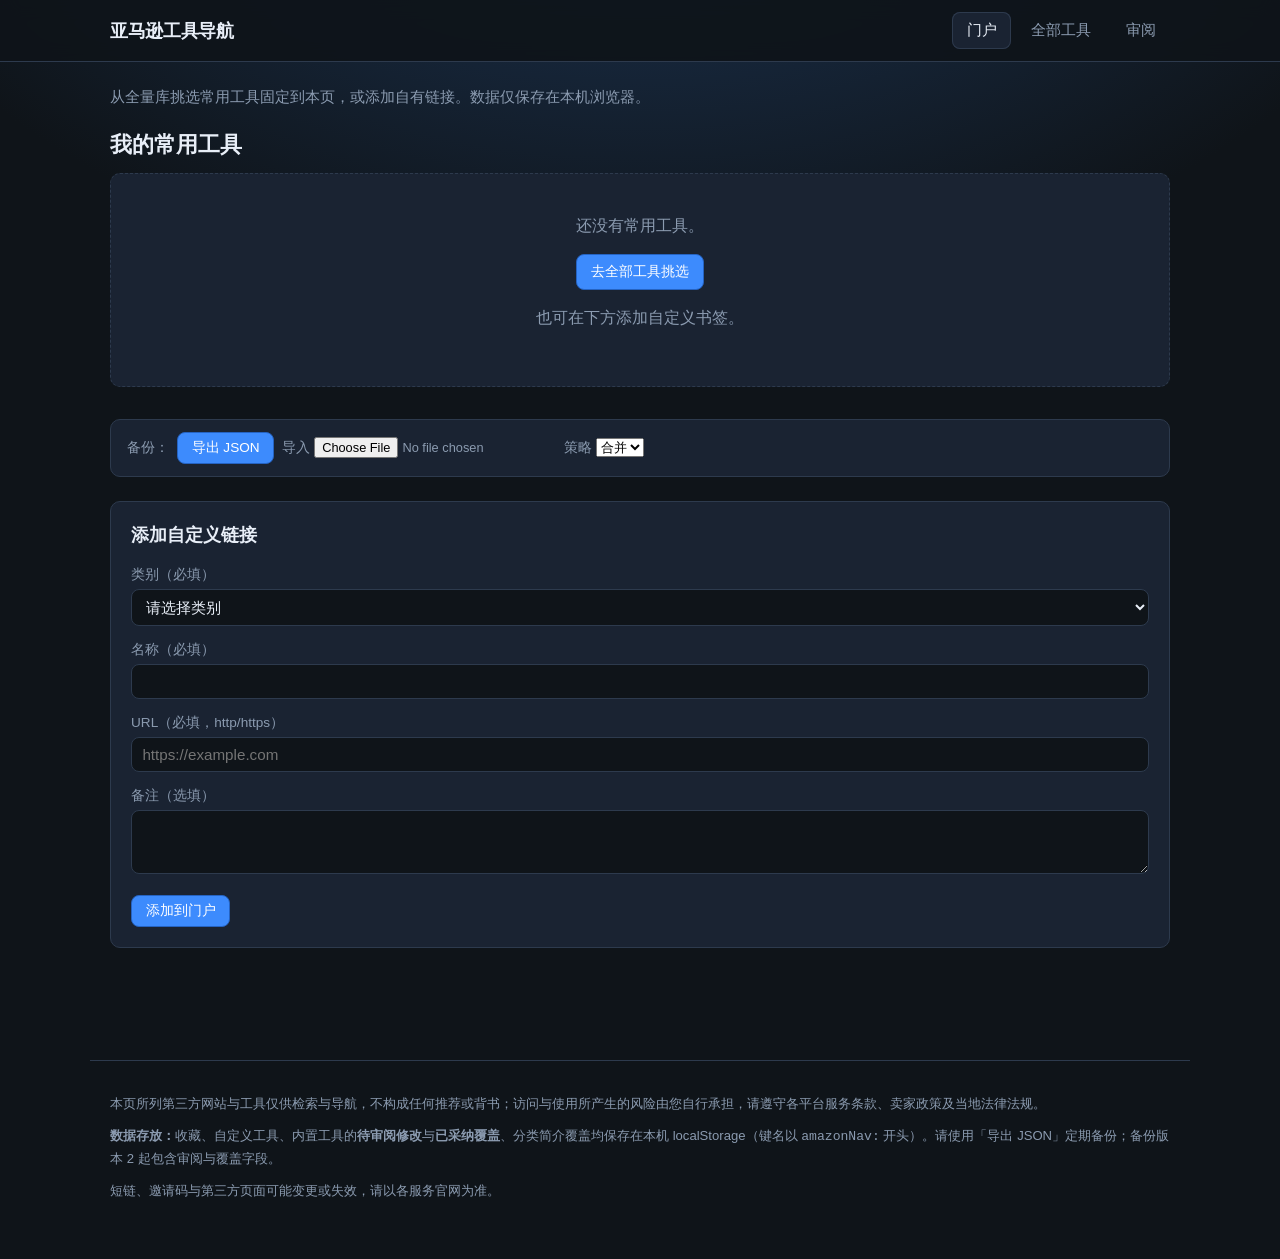
<file: index.html>
<!DOCTYPE html>
<html lang="zh-CN">
  <head>
    <meta charset="utf-8" />
    <meta name="viewport" content="width=device-width, initial-scale=1" />
    <title>亚马逊工具门户 · 我的常用</title>
    <link rel="stylesheet" href="styles.css" />
  </head>
  <body>
    <header class="site-header">
      <div class="site-header__inner">
        <h1 class="site-title"><a href="index.html">亚马逊工具导航</a></h1>
        <nav class="nav-tabs" aria-label="主导航">
          <a href="index.html" class="is-active">门户</a>
          <a href="catalog.html">全部工具</a>
          <a href="review.html">审阅 <span id="nav-pending-badge" class="nav-pending-badge" aria-live="polite"></span></a>
        </nav>
      </div>
    </header>

    <main>
      <p class="section-sub" style="margin-top: 0">
        从全量库挑选常用工具固定到本页，或添加自有链接。数据仅保存在本机浏览器。
      </p>

      <h2 class="section-title">我的常用工具</h2>

      <div id="portal-empty" class="empty-state">
        <p>还没有常用工具。</p>
        <p>
          <a class="btn btn--primary" href="catalog.html">去全部工具挑选</a>
        </p>
        <p>也可在下方添加自定义书签。</p>
      </div>

      <div id="portal-by-category" class="portal-by-category-root" style="display: none" aria-live="polite"></div>

      <div class="backup-bar">
        <span>备份：</span>
        <button type="button" class="btn btn--primary" id="btn-export">导出 JSON</button>
        <label>
          导入
          <input type="file" id="import-file" accept="application/json,.json" />
        </label>
        <label>
          策略
          <select id="import-mode">
            <option value="merge" selected>合并</option>
            <option value="replace">覆盖</option>
          </select>
        </label>
      </div>

      <section class="custom-form" aria-labelledby="custom-heading">
        <h2 id="custom-heading">添加自定义链接</h2>
        <form id="custom-form" novalidate>
          <div class="form-row">
            <label for="custom-category">类别（必填）</label>
            <select id="custom-category" name="categoryId" required>
              <option value="">请选择类别</option>
            </select>
          </div>
          <div class="form-row">
            <label for="custom-name">名称（必填）</label>
            <input id="custom-name" name="name" type="text" required autocomplete="off" />
          </div>
          <div class="form-row">
            <label for="custom-url">URL（必填，http/https）</label>
            <input id="custom-url" name="url" type="url" placeholder="https://example.com" />
          </div>
          <div class="form-row">
            <label for="custom-note">备注（选填）</label>
            <textarea id="custom-note" name="note" rows="2"></textarea>
          </div>
          <p id="custom-form-error" class="form-error" role="alert"></p>
          <button type="submit" class="btn btn--primary">添加到门户</button>
        </form>
      </section>
    </main>

    <footer class="site-footer">
      <p>
        本页所列第三方网站与工具仅供检索与导航，不构成任何推荐或背书；访问与使用所产生的风险由您自行承担，请遵守各平台服务条款、卖家政策及当地法律法规。
      </p>
      <p>
        <strong>数据存放：</strong>收藏、自定义工具、内置工具的<strong>待审阅修改</strong>与<strong>已采纳覆盖</strong>、分类简介覆盖均保存在本机
        localStorage（键名以 <code>amazonNav:</code> 开头）。请使用「导出 JSON」定期备份；备份版本 2 起包含审阅与覆盖字段。
      </p>
      <p>短链、邀请码与第三方页面可能变更或失效，请以各服务官网为准。</p>
    </footer>

    <script src="tools-data.js"></script>
    <script src="storage.js"></script>
    <script src="data-merge.js"></script>
    <script src="tool-editor.js"></script>
    <script src="app-portal.js"></script>
  </body>
</html>
</file>
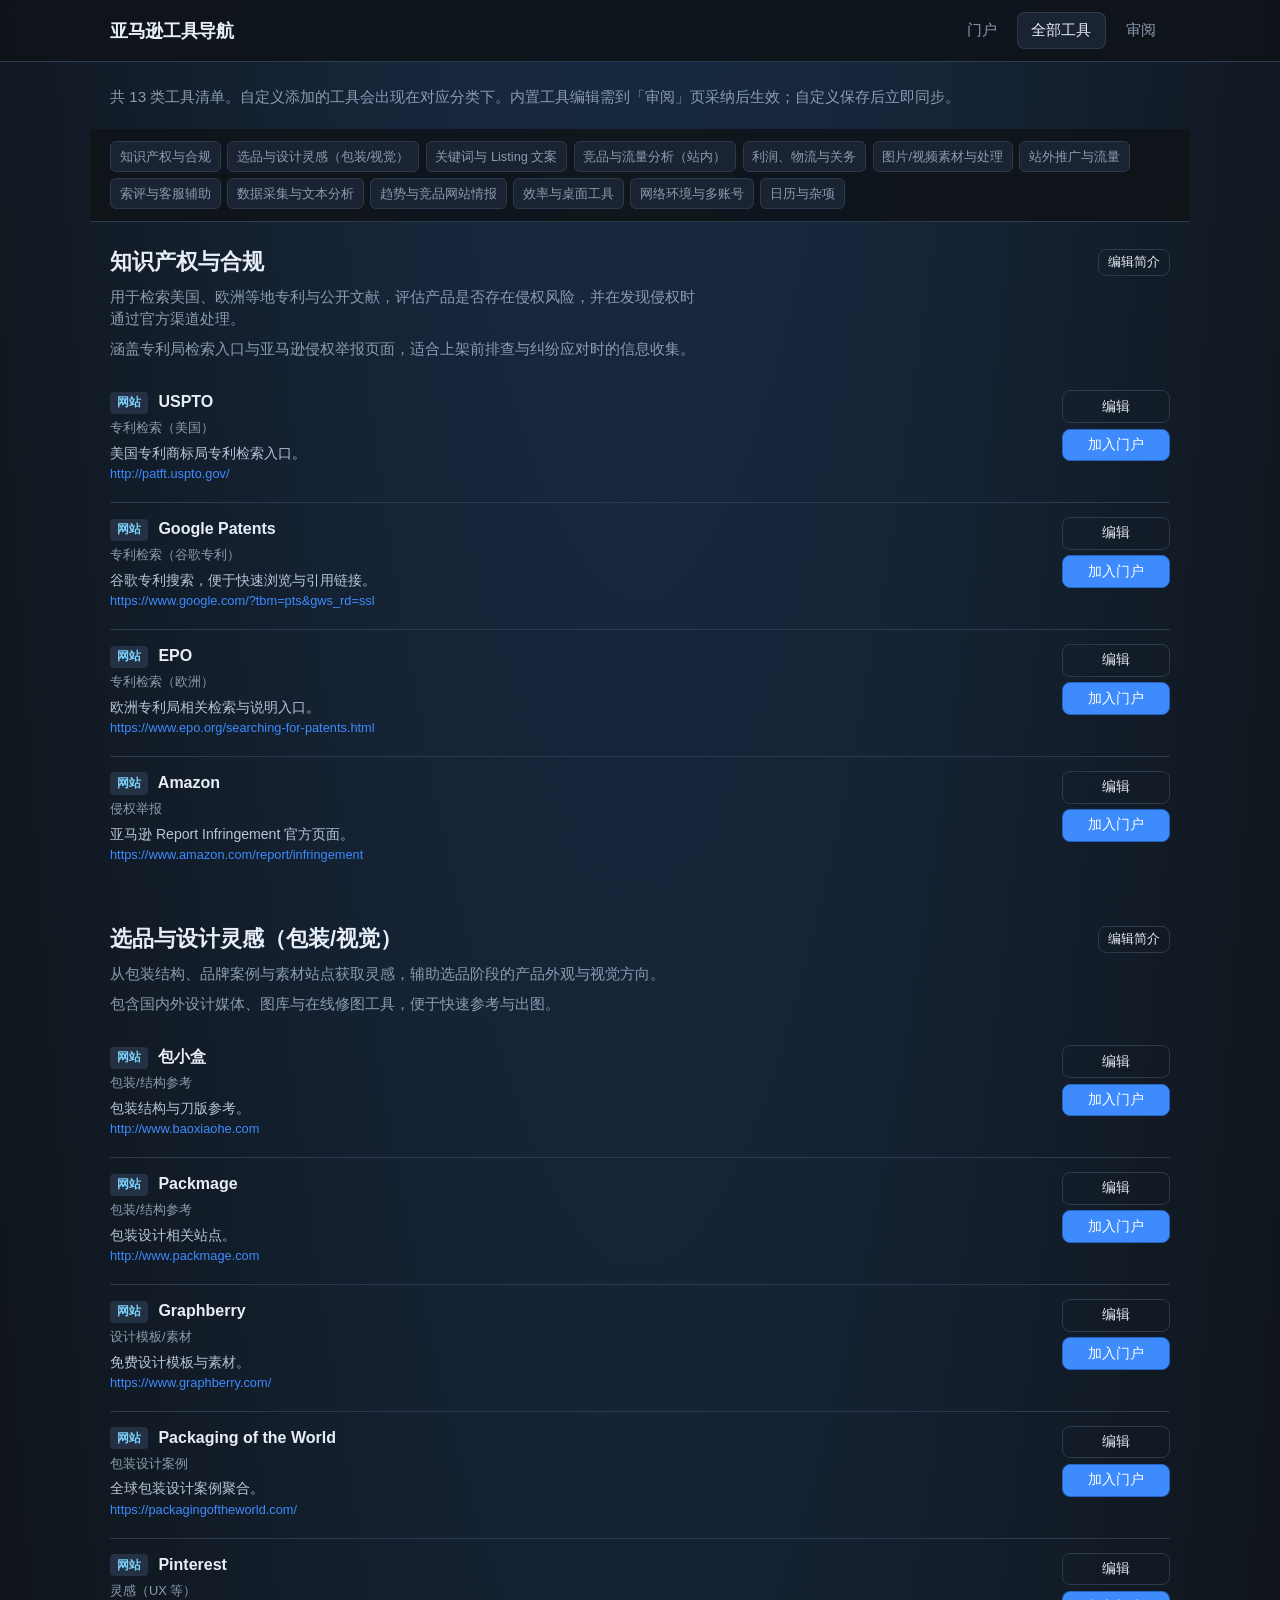
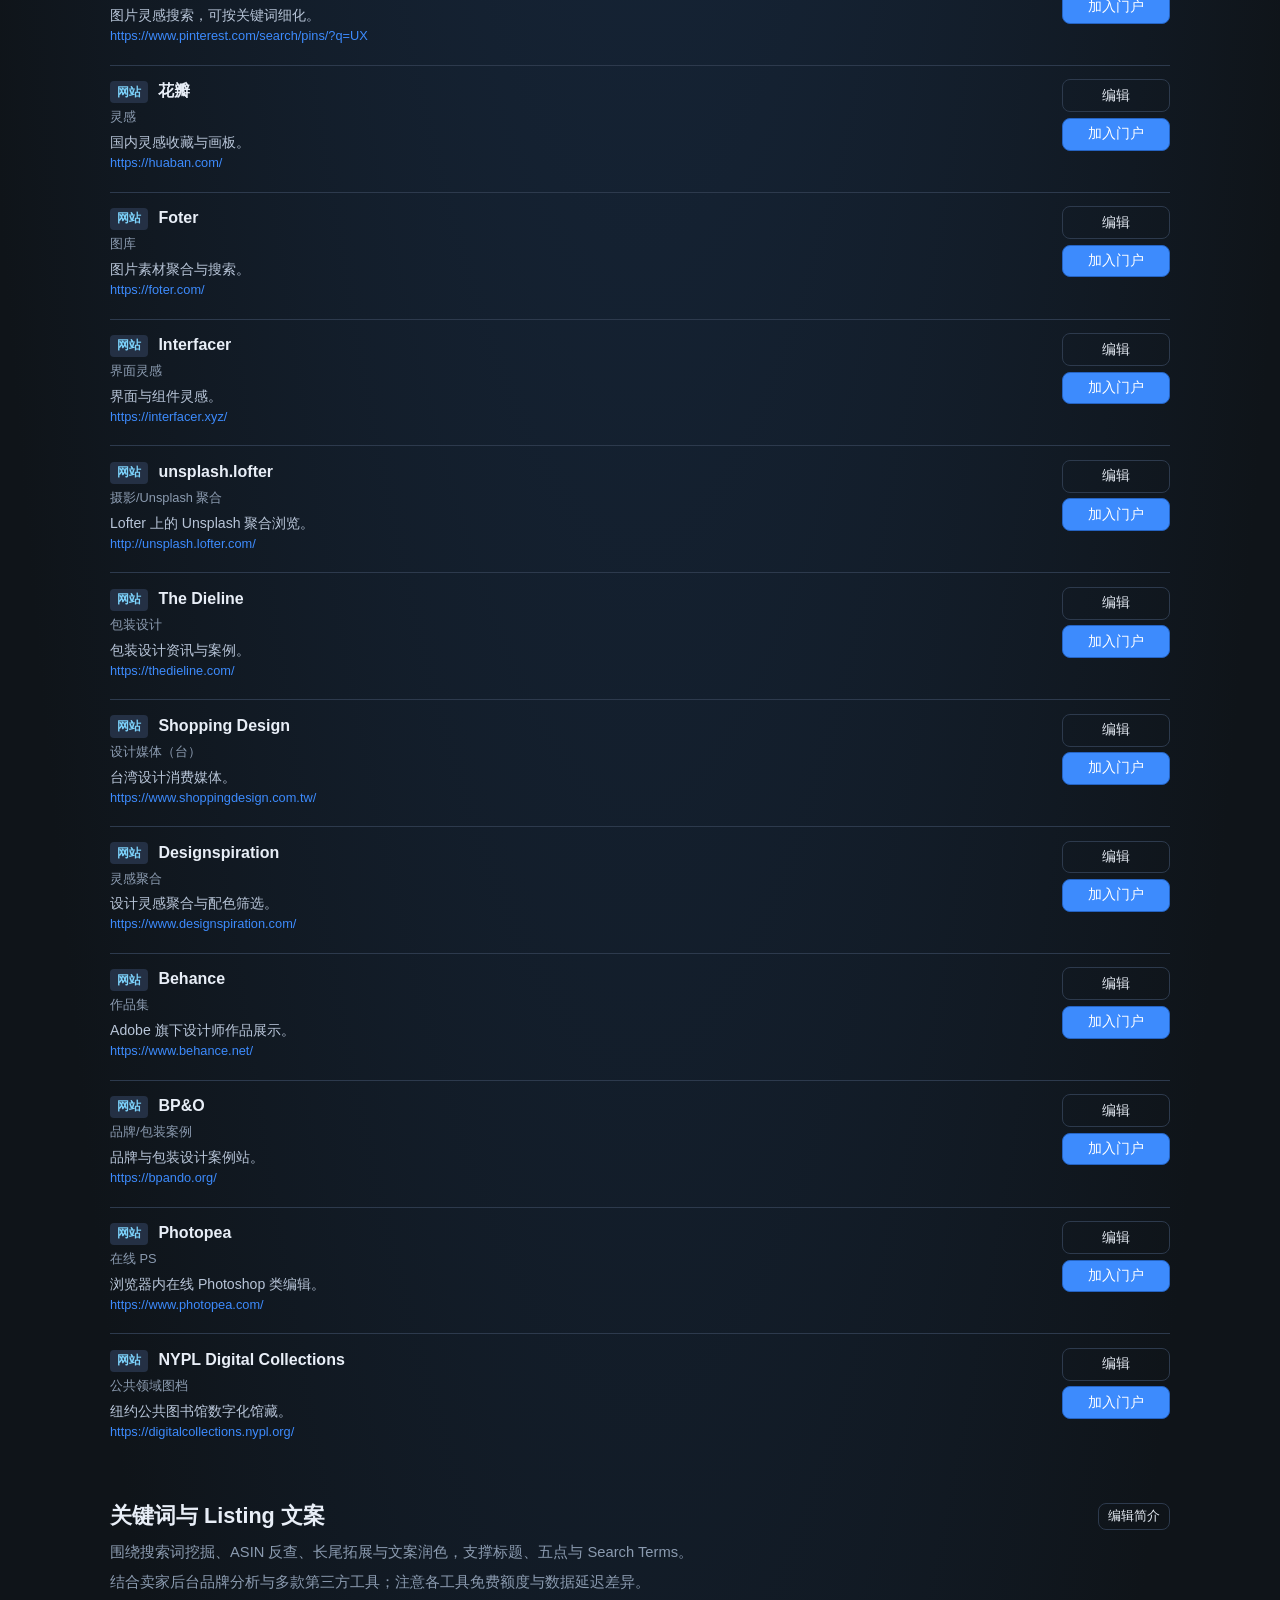
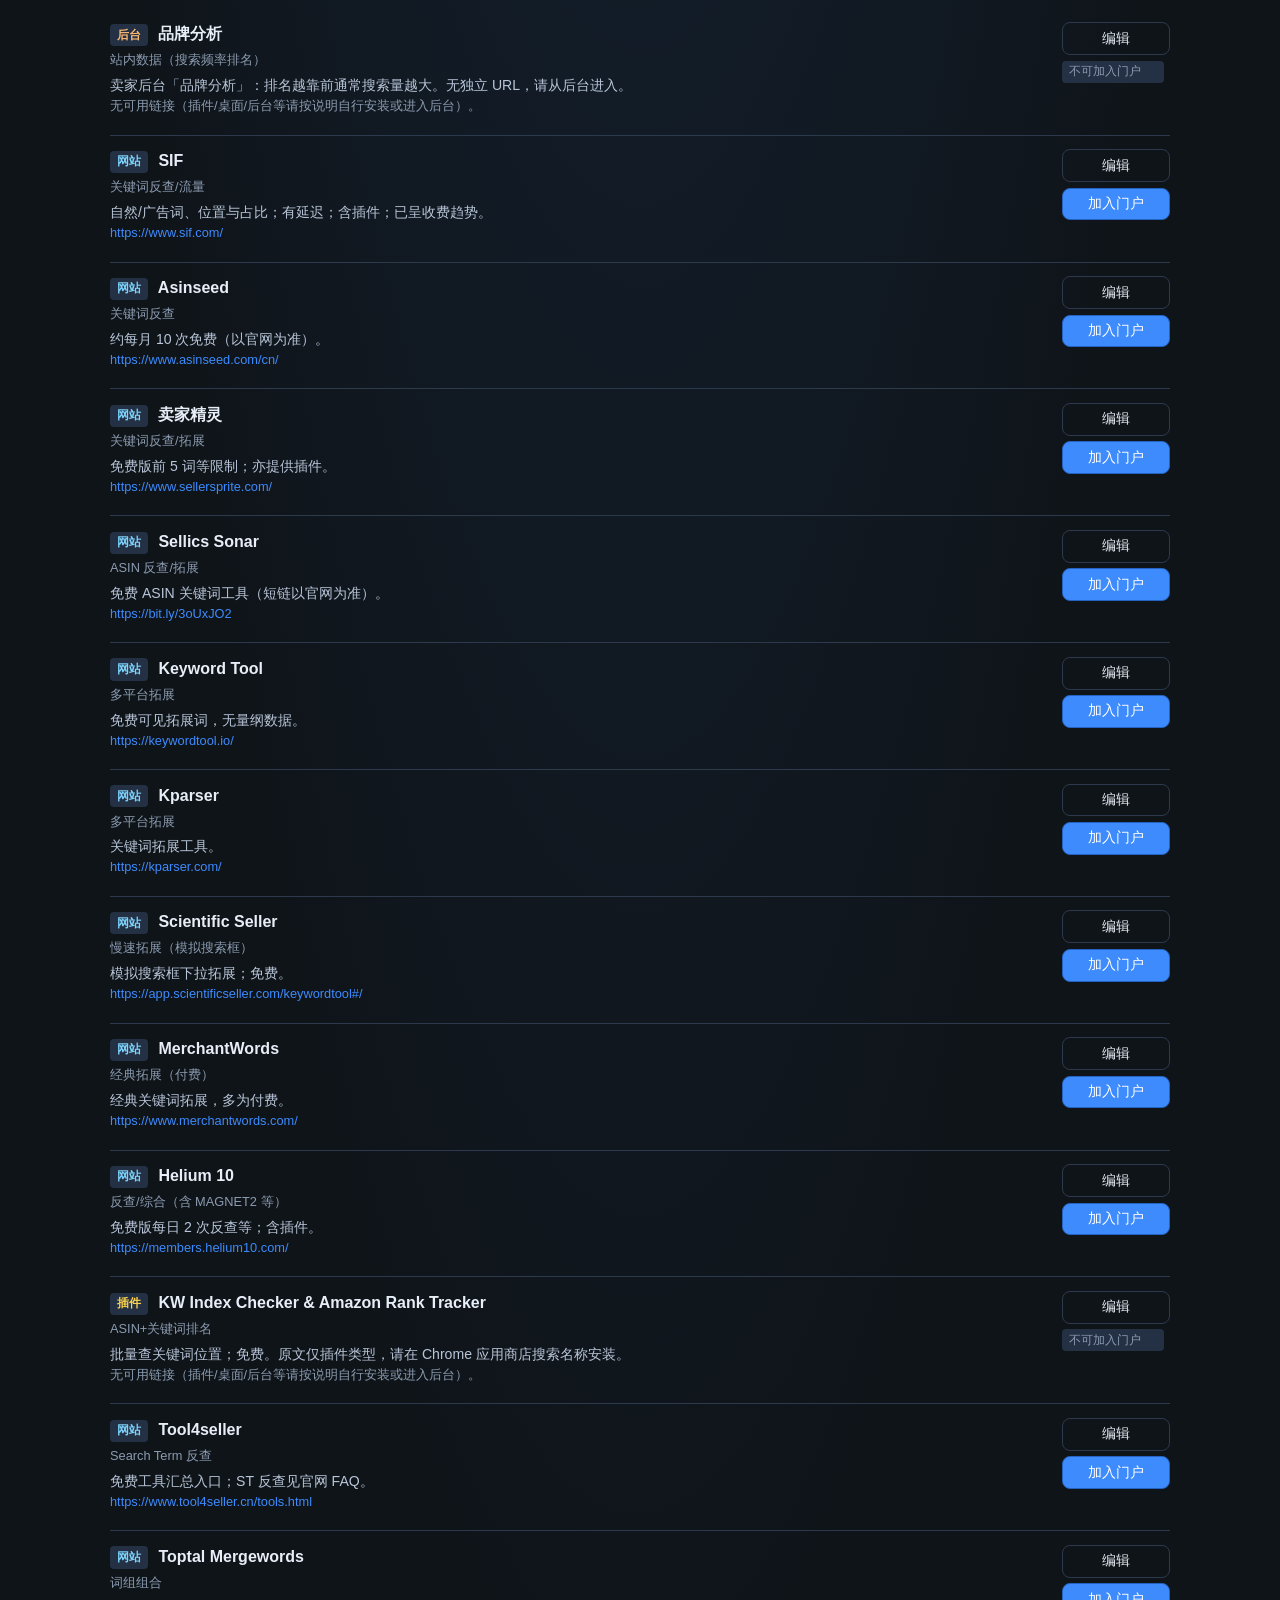
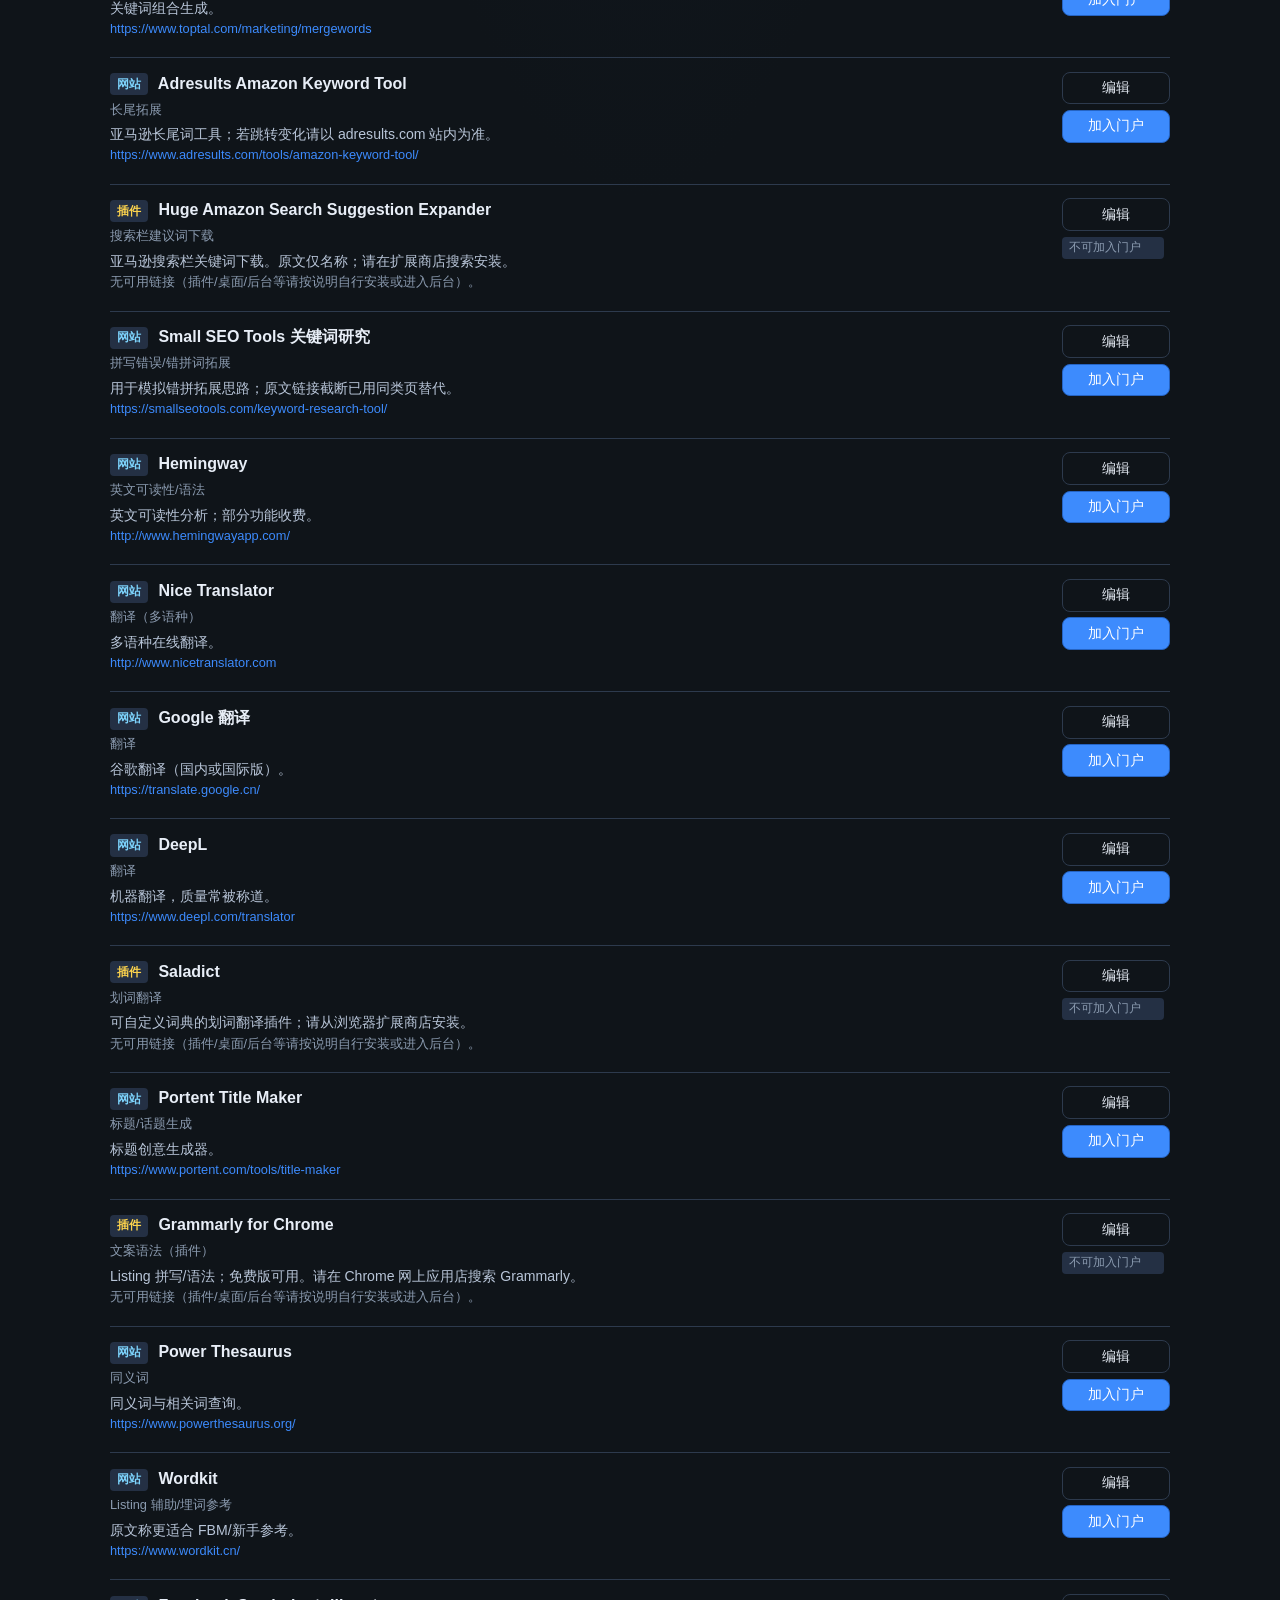
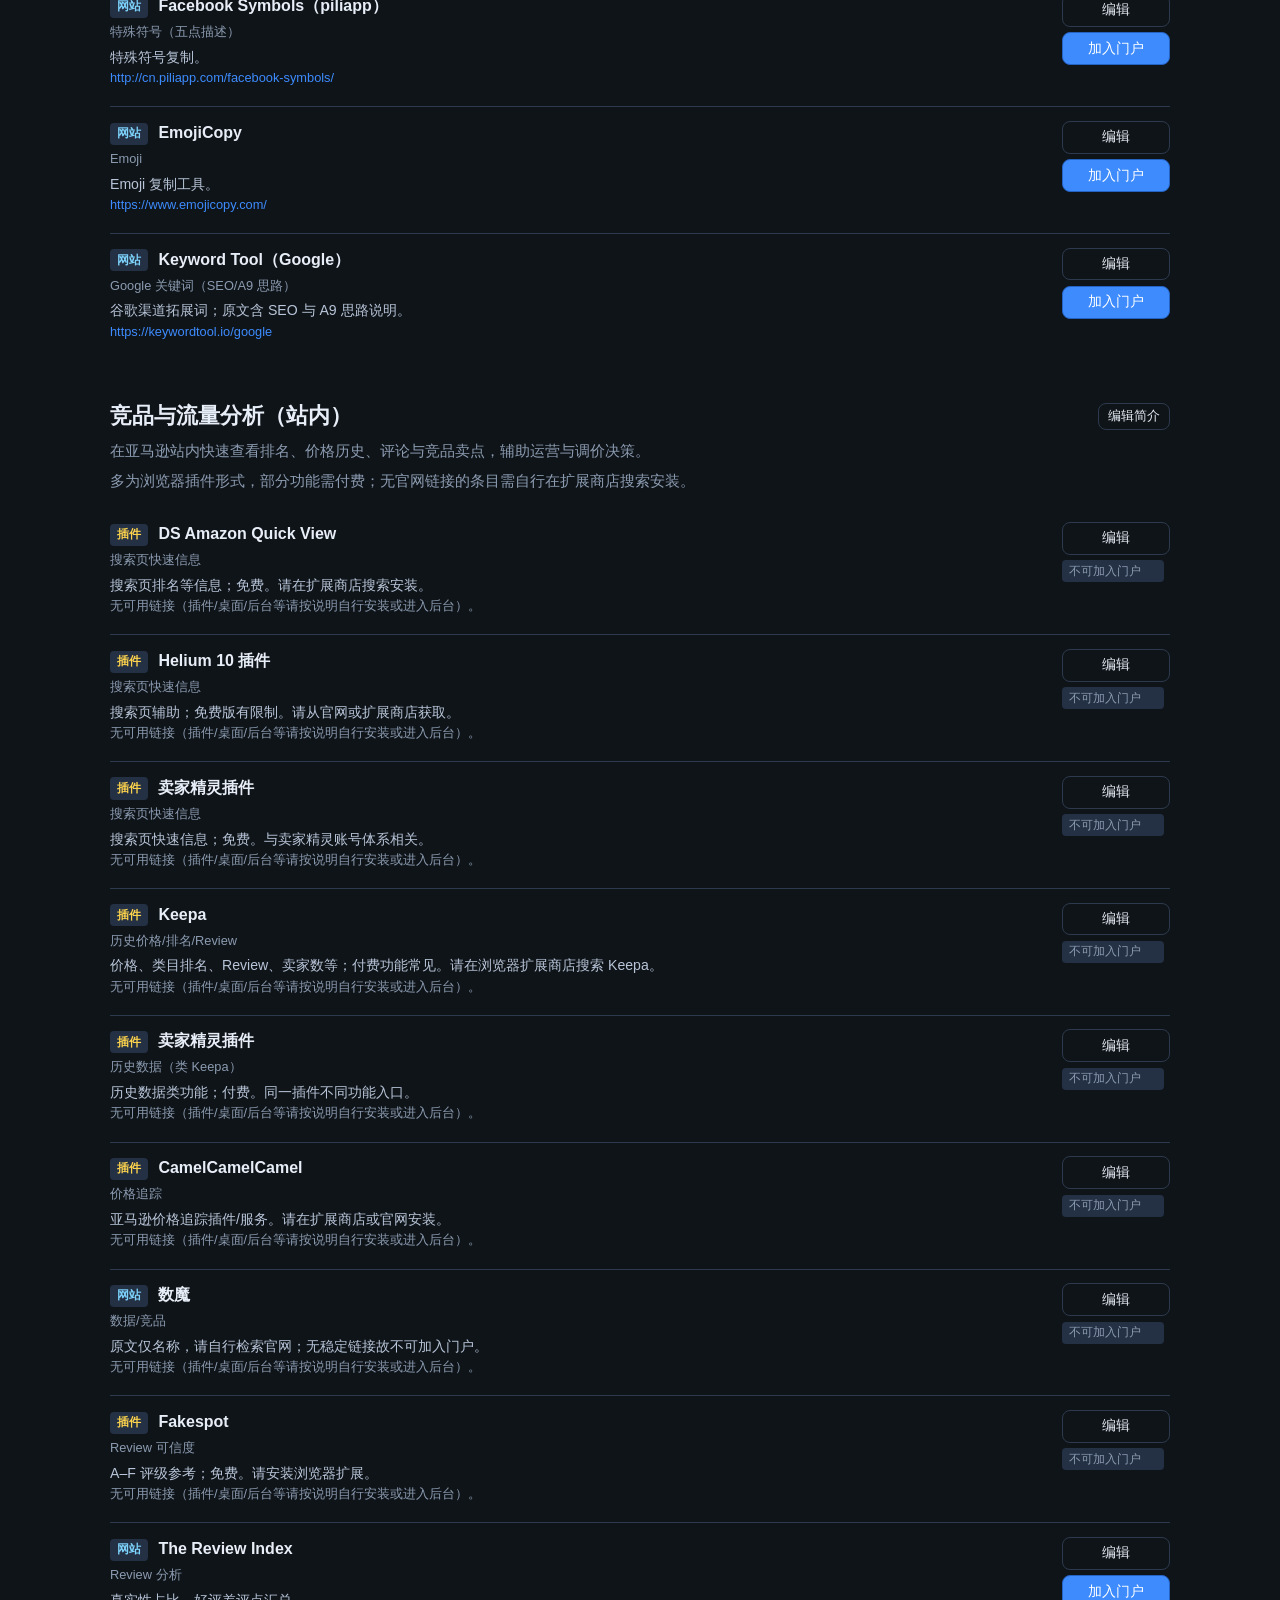
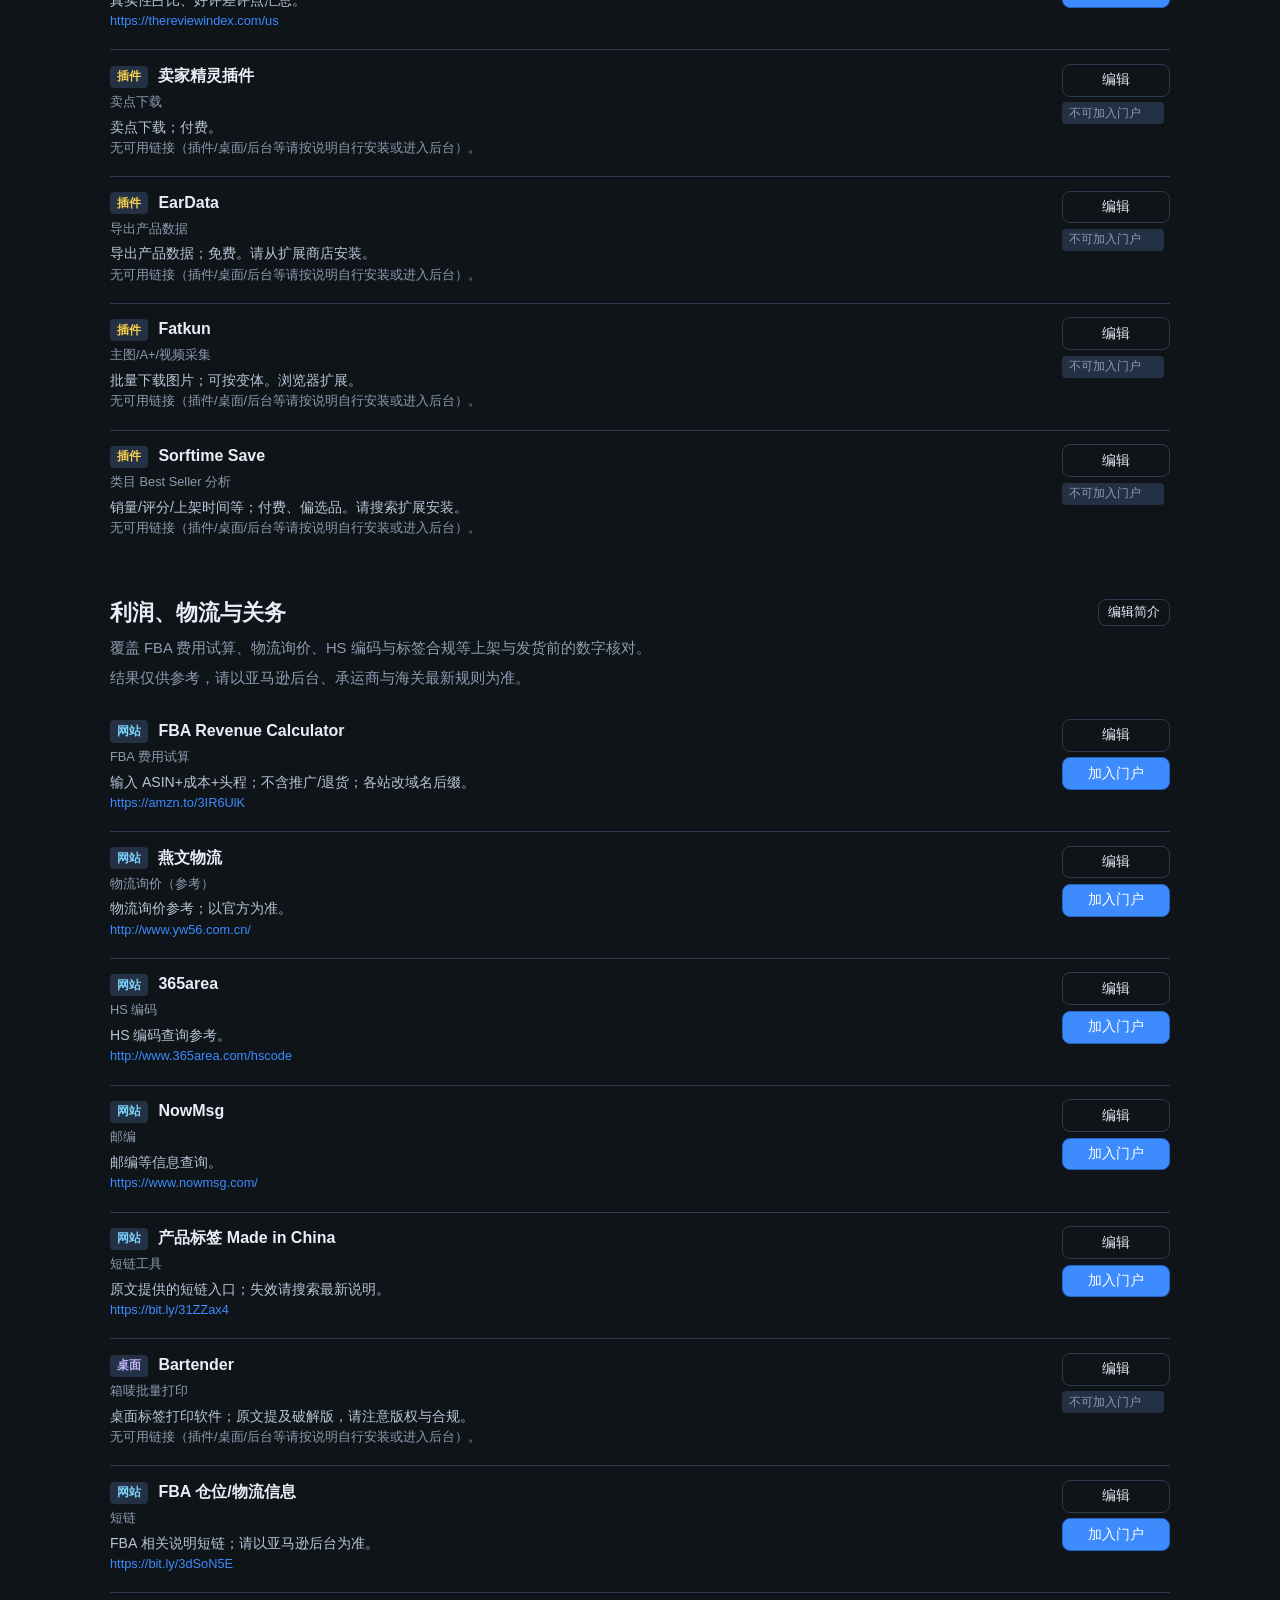
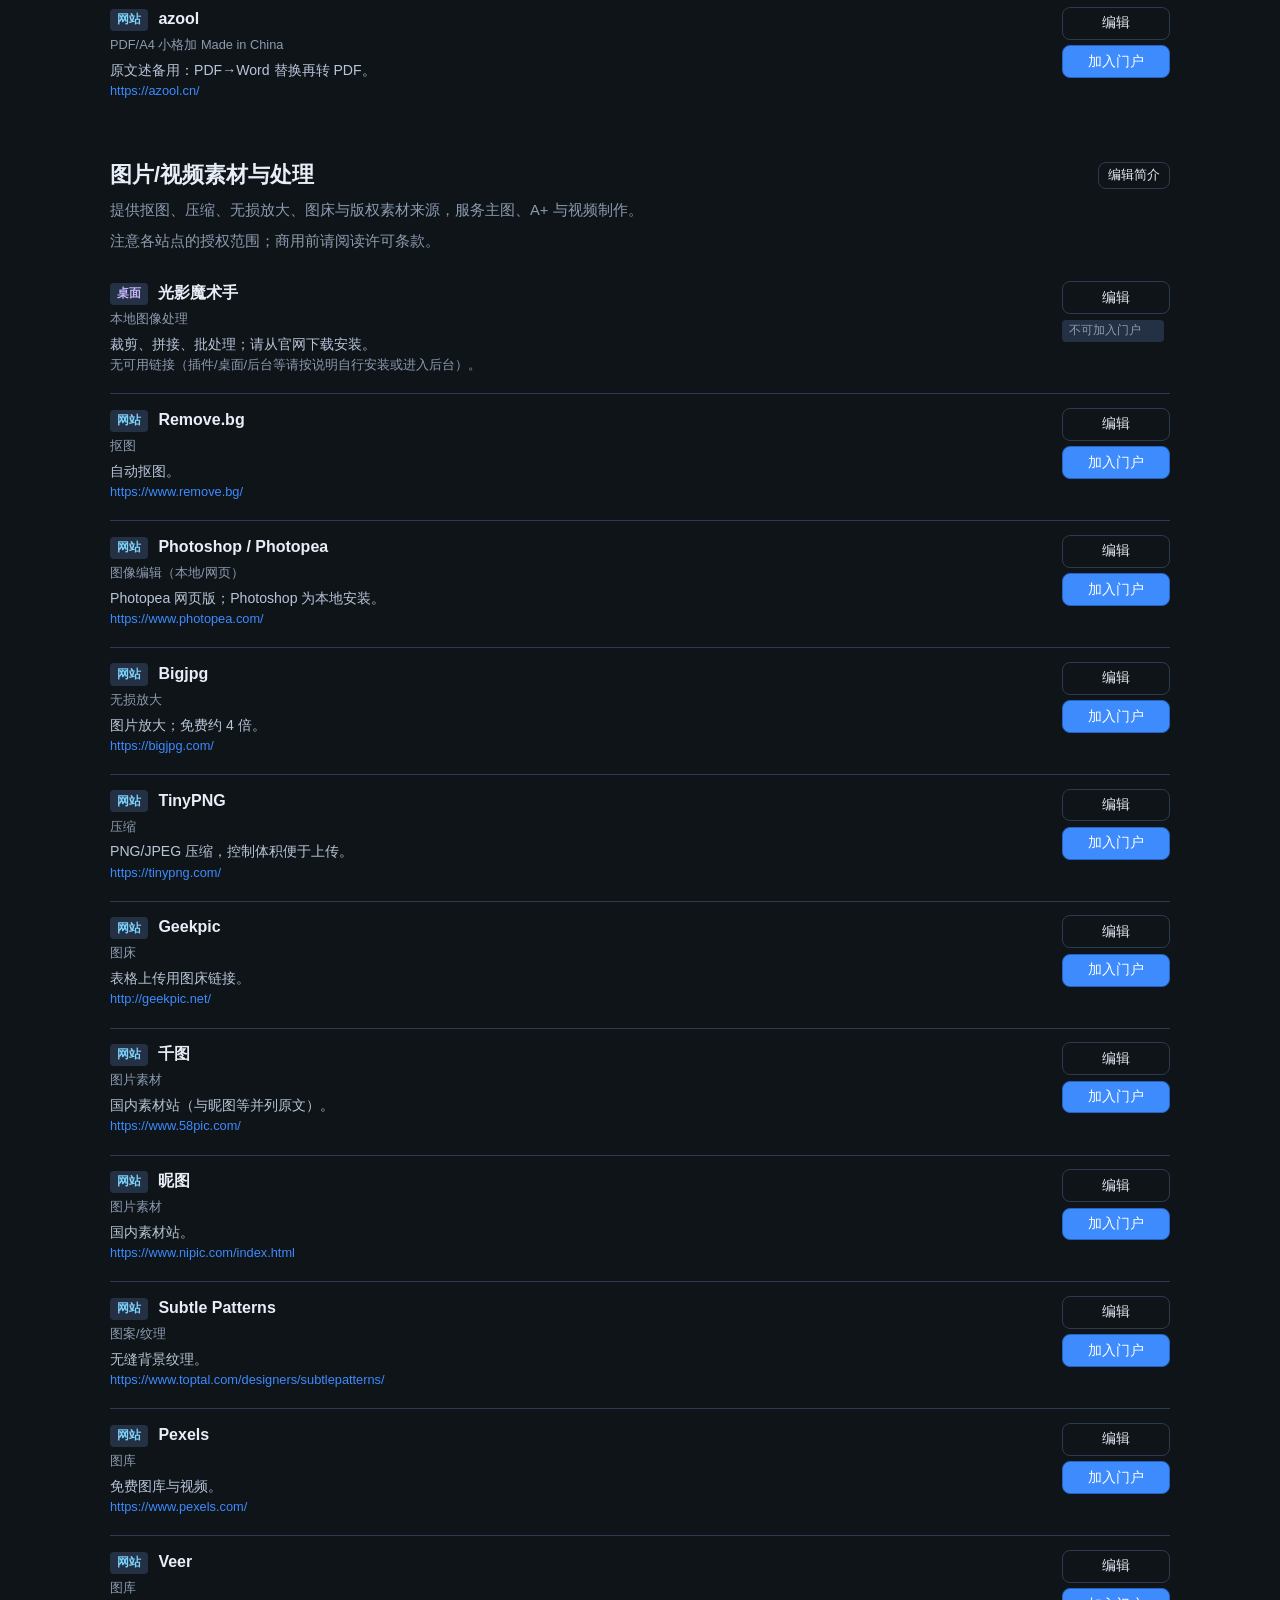
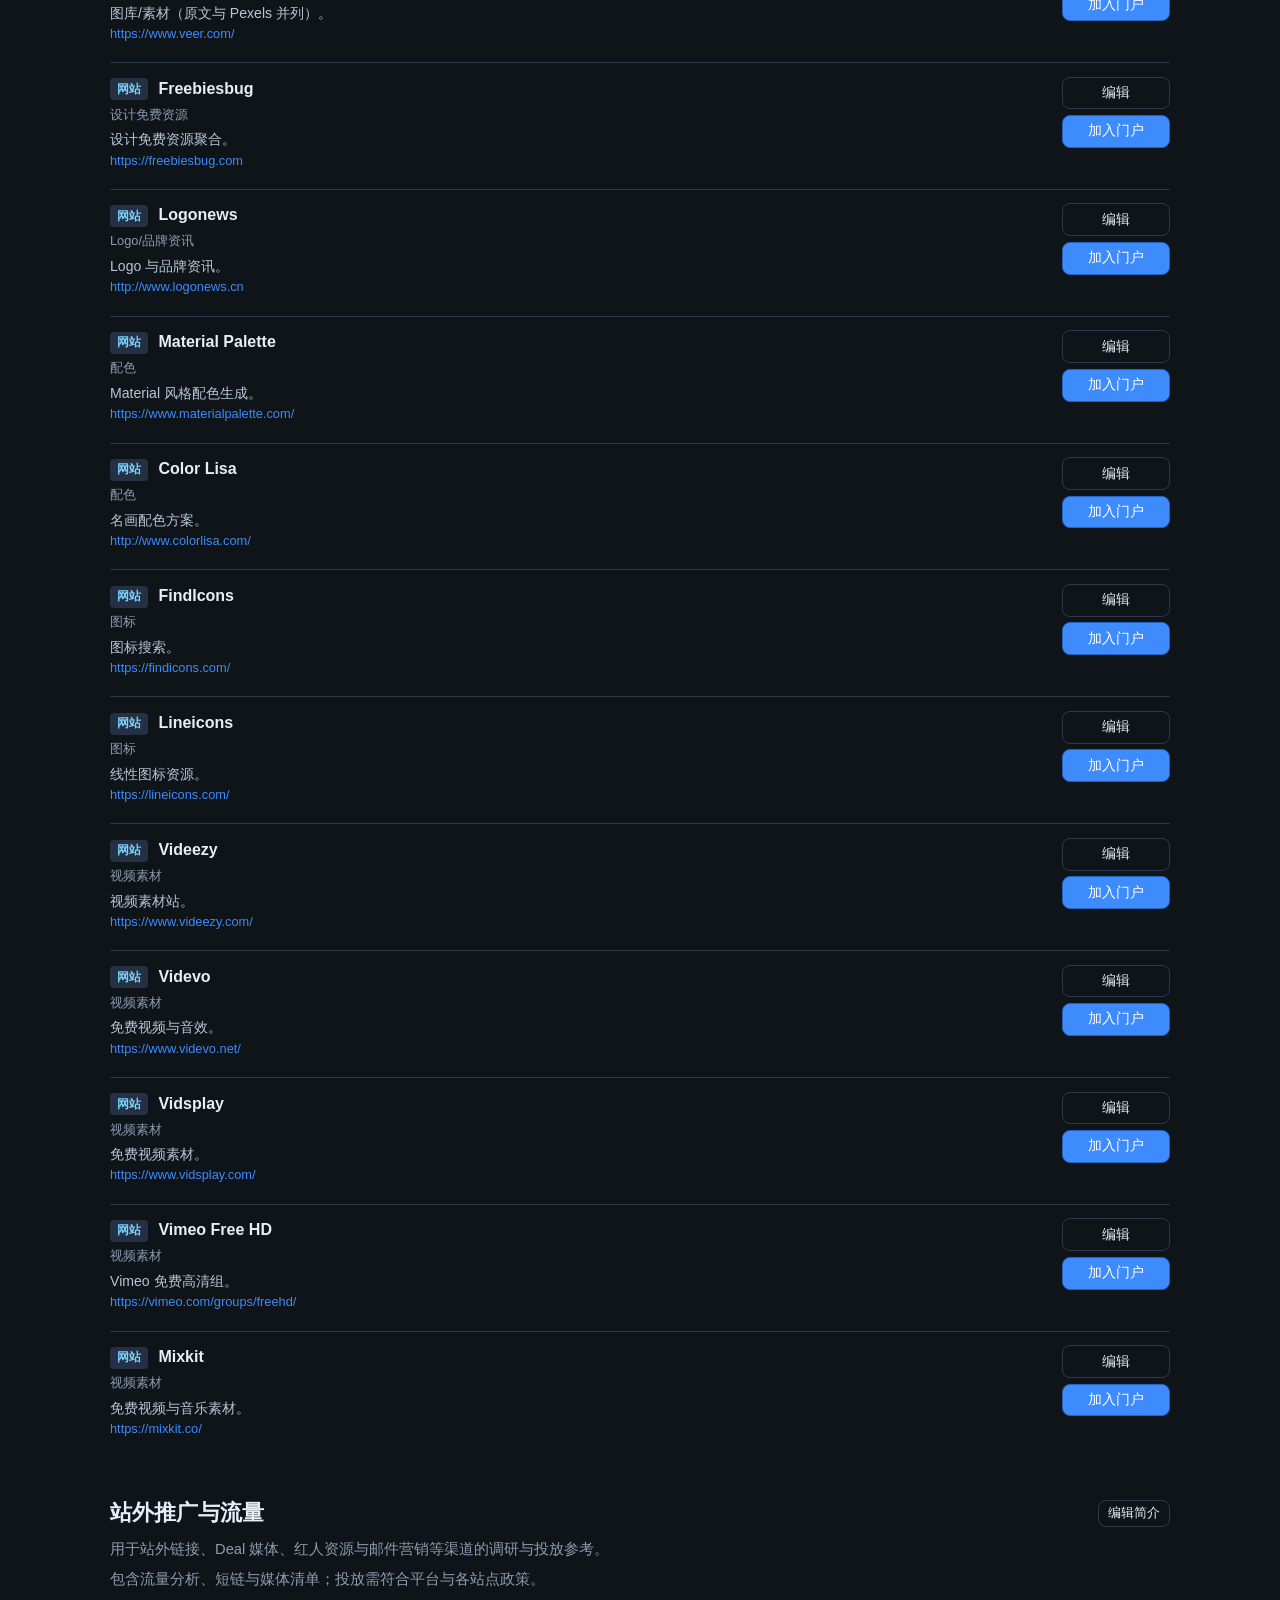
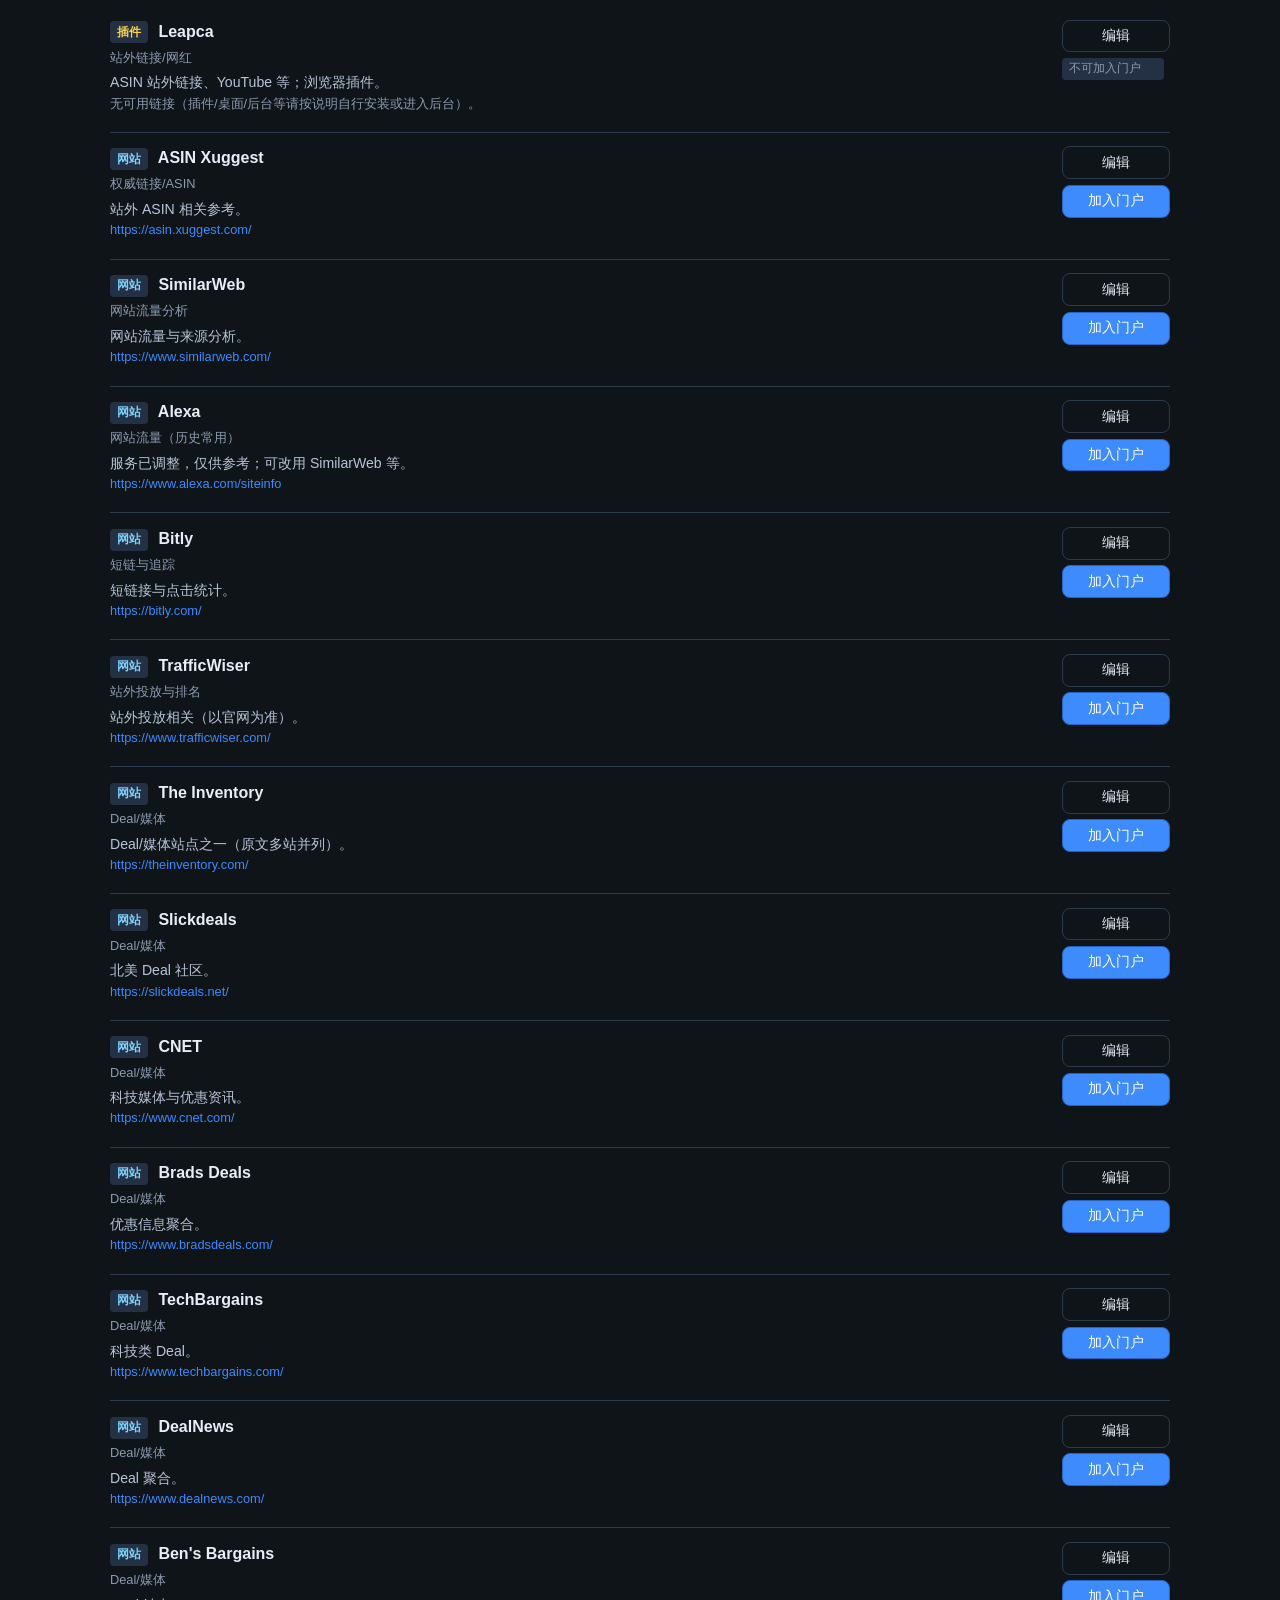
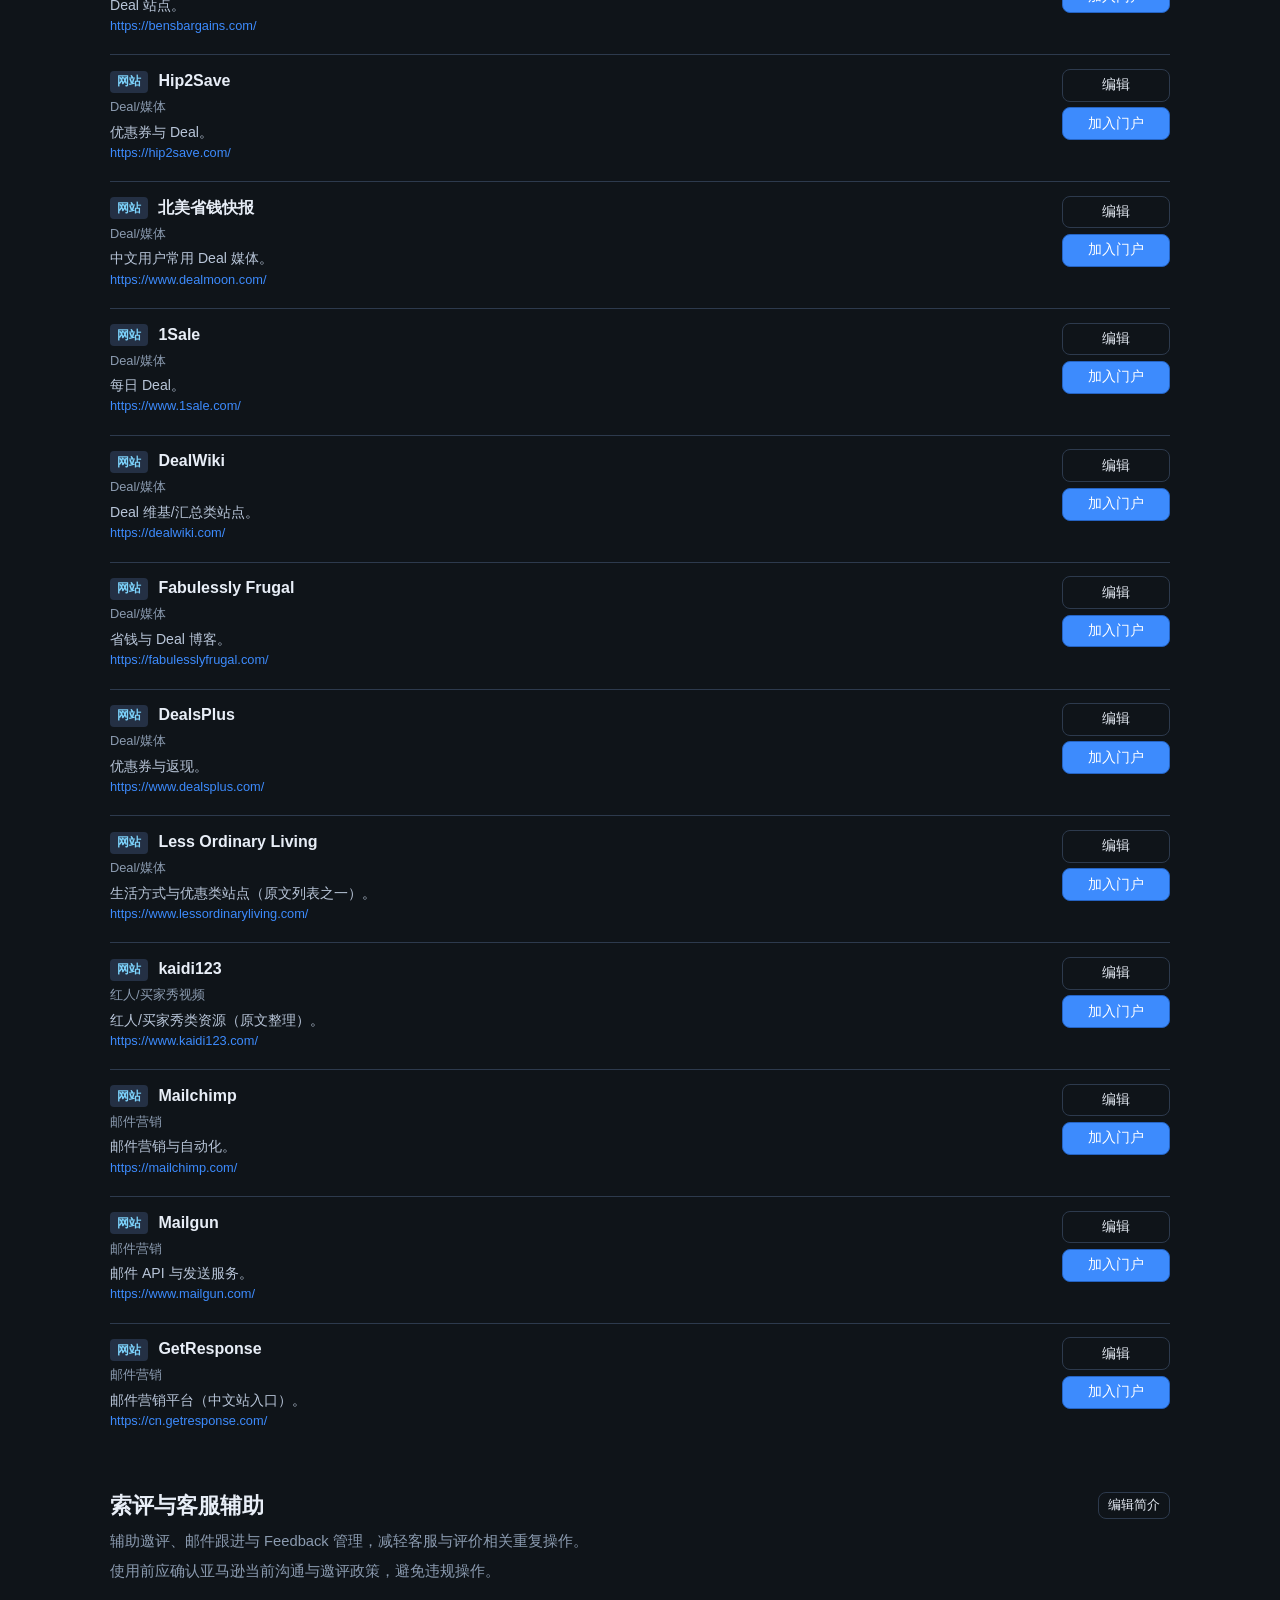
<file: catalog.html>
<!DOCTYPE html>
<html lang="zh-CN">
  <head>
    <meta charset="utf-8" />
    <meta name="viewport" content="width=device-width, initial-scale=1" />
    <title>全部工具 · 亚马逊工具导航</title>
    <link rel="stylesheet" href="styles.css" />
  </head>
  <body>
    <header class="site-header">
      <div class="site-header__inner">
        <h1 class="site-title"><a href="index.html">亚马逊工具导航</a></h1>
        <nav class="nav-tabs" aria-label="主导航">
          <a href="index.html">门户</a>
          <a href="catalog.html" class="is-active">全部工具</a>
          <a href="review.html">审阅 <span id="nav-pending-badge" class="nav-pending-badge" aria-live="polite"></span></a>
        </nav>
      </div>
    </header>

    <main>
      <p class="section-sub" style="margin-top: 0">
        共 13 类工具清单。自定义添加的工具会出现在对应分类下。内置工具编辑需到「审阅」页采纳后生效；自定义保存后立即同步。
      </p>

      <div id="catalog-toc-host"></div>
      <div id="catalog-root"></div>
    </main>

    <footer class="site-footer">
      <p>
        本页所列第三方网站与工具仅供检索与导航，不构成任何推荐或背书；访问与使用所产生的风险由您自行承担，请遵守各平台服务条款、卖家政策及当地法律法规。
      </p>
      <p>
        <strong>数据存放：</strong>「加入门户」状态保存在本机浏览器的 localStorage，仅本机有效。门户首页可导出/导入 JSON
        备份。原文中的代理、指纹浏览器等内容涉及合规与账号安全，请自行评估。
      </p>
      <p>短链与第三方页面可能变更或失效，请以各服务官网为准。</p>
    </footer>

    <script src="tools-data.js"></script>
    <script src="storage.js"></script>
    <script src="data-merge.js"></script>
    <script src="tool-editor.js"></script>
    <script src="app-catalog.js"></script>
  </body>
</html>
</file>
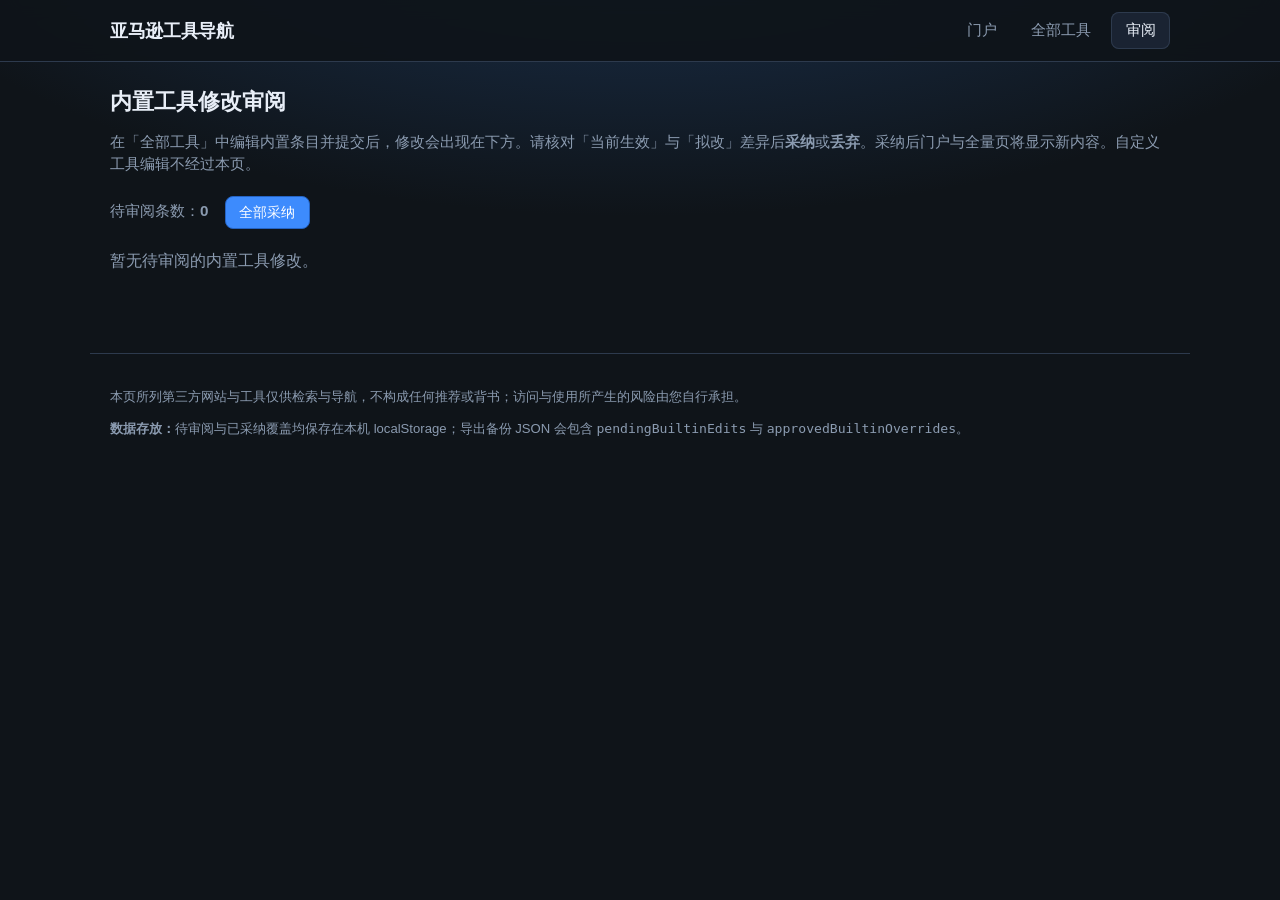
<file: review.html>
<!DOCTYPE html>
<html lang="zh-CN">
  <head>
    <meta charset="utf-8" />
    <meta name="viewport" content="width=device-width, initial-scale=1" />
    <title>审阅待生效修改 · 亚马逊工具导航</title>
    <link rel="stylesheet" href="styles.css" />
  </head>
  <body>
    <header class="site-header">
      <div class="site-header__inner">
        <h1 class="site-title"><a href="index.html">亚马逊工具导航</a></h1>
        <nav class="nav-tabs" aria-label="主导航">
          <a href="index.html">门户</a>
          <a href="catalog.html">全部工具</a>
          <a href="review.html" class="is-active">审阅 <span id="nav-pending-badge" class="nav-pending-badge" aria-live="polite"></span></a>
        </nav>
      </div>
    </header>

    <main>
      <h2 class="section-title">内置工具修改审阅</h2>
      <p class="section-sub" style="margin-top: 0">
        在「全部工具」中编辑内置条目并提交后，修改会出现在下方。请核对「当前生效」与「拟改」差异后<strong>采纳</strong>或<strong>丢弃</strong>。采纳后门户与全量页将显示新内容。自定义工具编辑不经过本页。
      </p>
      <p class="section-sub">
        待审阅条数：<strong id="review-count">0</strong>
        <button type="button" class="btn btn--primary" id="btn-approve-all" style="margin-left: 0.75rem">
          全部采纳
        </button>
      </p>

      <div id="review-list" class="review-list" aria-live="polite"></div>
    </main>

    <footer class="site-footer">
      <p>
        本页所列第三方网站与工具仅供检索与导航，不构成任何推荐或背书；访问与使用所产生的风险由您自行承担。
      </p>
      <p>
        <strong>数据存放：</strong>待审阅与已采纳覆盖均保存在本机 localStorage；导出备份 JSON 会包含
        <code>pendingBuiltinEdits</code> 与 <code>approvedBuiltinOverrides</code>。
      </p>
    </footer>

    <script src="tools-data.js"></script>
    <script src="storage.js"></script>
    <script src="data-merge.js"></script>
    <script src="app-review.js"></script>
  </body>
</html>
</file>
<file: styles.css>
:root {
  --bg: #0f1419;
  --surface: #1a2332;
  --surface-hover: #243044;
  --border: #2d3a4d;
  --text: #e8eef7;
  --muted: #8b9bb0;
  --accent: #3d8bfd;
  --accent-dim: #2563c2;
  --danger: #f87171;
  --success: #4ade80;
  --radius: 10px;
  --font: "Segoe UI", "PingFang SC", "Microsoft YaHei", sans-serif;
  --shadow: 0 4px 24px rgba(0, 0, 0, 0.35);
}

*,
*::before,
*::after {
  box-sizing: border-box;
}

html {
  scroll-behavior: smooth;
}

body {
  margin: 0;
  min-height: 100vh;
  font-family: var(--font);
  background: radial-gradient(ellipse 120% 80% at 50% -20%, #1e3a5f 0%, var(--bg) 55%);
  color: var(--text);
  line-height: 1.5;
}

a {
  color: var(--accent);
  text-decoration: none;
}

a:hover {
  text-decoration: underline;
}

.site-header {
  position: sticky;
  top: 0;
  z-index: 50;
  background: rgba(15, 20, 25, 0.92);
  backdrop-filter: blur(10px);
  border-bottom: 1px solid var(--border);
}

.site-header__inner {
  max-width: 1100px;
  margin: 0 auto;
  padding: 0.75rem 1.25rem;
  display: flex;
  align-items: center;
  justify-content: space-between;
  gap: 1rem;
  flex-wrap: wrap;
}

.site-title {
  margin: 0;
  font-size: 1.15rem;
  font-weight: 600;
  letter-spacing: -0.02em;
}

.site-title a {
  color: inherit;
  text-decoration: none;
}

.site-title a:hover {
  color: var(--accent);
}

.nav-tabs {
  display: flex;
  gap: 0.35rem;
}

.nav-tabs a {
  padding: 0.45rem 0.9rem;
  border-radius: 8px;
  color: var(--muted);
  text-decoration: none;
  font-size: 0.95rem;
}

.nav-tabs a:hover {
  color: var(--text);
  background: var(--surface);
  text-decoration: none;
}

.nav-tabs a.is-active {
  color: var(--text);
  background: var(--surface);
  box-shadow: inset 0 0 0 1px var(--border);
}

main {
  max-width: 1100px;
  margin: 0 auto;
  padding: 1.5rem 1.25rem 5rem;
}

.section-title {
  margin: 0 0 0.75rem;
  font-size: 1.35rem;
  font-weight: 600;
}

.section-sub {
  margin: 0 0 1.25rem;
  color: var(--muted);
  font-size: 0.95rem;
}

.card-grid {
  display: grid;
  grid-template-columns: repeat(auto-fill, minmax(260px, 1fr));
  gap: 1rem;
  margin-bottom: 0.25rem;
}

.portal-by-category-root {
  margin-bottom: 0.25rem;
}

.portal-category {
  margin-bottom: 2rem;
}

.portal-category:last-child {
  margin-bottom: 0.25rem;
}

.portal-category__title {
  margin: 0 0 0.85rem;
  font-size: 1.05rem;
  font-weight: 600;
  color: #b8c9dc;
  padding-bottom: 0.35rem;
  border-bottom: 1px solid var(--border);
}

.card {
  background: var(--surface);
  border: 1px solid var(--border);
  border-radius: var(--radius);
  padding: 1rem 1.1rem;
  box-shadow: var(--shadow);
  display: flex;
  flex-direction: column;
  gap: 0.5rem;
  min-height: 120px;
}

.card__title {
  margin: 0;
  font-size: 1.05rem;
  font-weight: 600;
}

.card__meta {
  font-size: 0.8rem;
  color: var(--muted);
}

.card__desc {
  margin: 0;
  font-size: 0.88rem;
  color: #c5d0e0;
  flex: 1;
}

.card__actions {
  display: flex;
  flex-wrap: wrap;
  gap: 0.5rem;
  margin-top: auto;
  padding-top: 0.5rem;
}

.btn {
  display: inline-flex;
  align-items: center;
  justify-content: center;
  padding: 0.4rem 0.85rem;
  font-size: 0.85rem;
  font-family: inherit;
  border-radius: 8px;
  border: 1px solid var(--border);
  background: var(--surface-hover);
  color: var(--text);
  cursor: pointer;
}

.btn:hover {
  background: #2d3d52;
}

.btn--primary {
  background: var(--accent);
  border-color: var(--accent-dim);
  color: #fff;
}

.btn--primary:hover {
  filter: brightness(1.08);
}

.btn--danger {
  border-color: #7f1d1d;
  background: rgba(127, 29, 29, 0.35);
  color: #fecaca;
}

.btn--danger:hover {
  background: rgba(127, 29, 29, 0.55);
}

.btn--ghost {
  background: transparent;
}

.empty-state {
  text-align: center;
  padding: 2.5rem 1rem;
  background: var(--surface);
  border: 1px dashed var(--border);
  border-radius: var(--radius);
  color: var(--muted);
}

.empty-state p {
  margin: 0 0 1rem;
}

.custom-form {
  background: var(--surface);
  border: 1px solid var(--border);
  border-radius: var(--radius);
  padding: 1.25rem;
  margin-bottom: 2rem;
}

.custom-form h2 {
  margin: 0 0 1rem;
  font-size: 1.1rem;
}

.form-row {
  margin-bottom: 0.85rem;
}

.form-row label {
  display: block;
  font-size: 0.85rem;
  color: var(--muted);
  margin-bottom: 0.25rem;
}

.form-row input,
.form-row textarea,
.form-row select {
  width: 100%;
  padding: 0.5rem 0.65rem;
  border-radius: 8px;
  border: 1px solid var(--border);
  background: var(--bg);
  color: var(--text);
  font-family: inherit;
  font-size: 0.95rem;
}

.form-row textarea {
  min-height: 64px;
  resize: vertical;
}

.form-error {
  color: var(--danger);
  font-size: 0.85rem;
  margin-top: 0.35rem;
}

.backup-bar {
  display: flex;
  flex-wrap: wrap;
  gap: 0.5rem;
  align-items: center;
  margin-top: 2rem;
  margin-bottom: 1.5rem;
  padding: 0.75rem 1rem;
  background: var(--surface);
  border: 1px solid var(--border);
  border-radius: var(--radius);
  font-size: 0.88rem;
  color: var(--muted);
}

.backup-bar input[type="file"] {
  font-size: 0.8rem;
  color: var(--muted);
}

.catalog-category {
  margin-bottom: 2.5rem;
  scroll-margin-top: 72px;
}

.catalog-category__intro {
  color: var(--muted);
  font-size: 0.92rem;
  margin: 0 0 1rem;
  max-width: 72ch;
}

.catalog-category__intro p {
  margin: 0 0 0.5rem;
}

.tool-row {
  display: grid;
  grid-template-columns: 1fr auto;
  gap: 0.75rem;
  align-items: start;
  padding: 0.85rem 0;
  border-bottom: 1px solid var(--border);
}

.tool-row:last-child {
  border-bottom: none;
}

.tool-row__main h3 {
  margin: 0 0 0.25rem;
  font-size: 1rem;
  font-weight: 600;
}

.tool-row__sub {
  font-size: 0.8rem;
  color: var(--muted);
  margin: 0 0 0.35rem;
}

.tool-row__desc {
  margin: 0;
  font-size: 0.88rem;
  color: #b8c5d8;
}

.tool-row__actions {
  display: flex;
  flex-direction: column;
  gap: 0.35rem;
  min-width: 108px;
}

.badge {
  display: inline-block;
  font-size: 0.72rem;
  padding: 0.15rem 0.45rem;
  border-radius: 4px;
  background: var(--surface-hover);
  color: var(--muted);
  margin-right: 0.35rem;
  vertical-align: middle;
}

.badge--site {
  color: #7dd3fc;
}

.badge--extension {
  color: #fcd34d;
}

.badge--desktop {
  color: #c4b5fd;
}

.badge--app {
  color: #6ee7b7;
}

.badge--backend {
  color: #fdba74;
}

.badge--tip {
  color: #94a3b8;
}

.stale-banner {
  font-size: 0.85rem;
  color: var(--danger);
  margin-top: 0.35rem;
}

.site-footer {
  max-width: 1100px;
  margin: 0 auto;
  padding: 2rem 1.25rem 3rem;
  border-top: 1px solid var(--border);
  font-size: 0.82rem;
  color: var(--muted);
  line-height: 1.65;
}

.site-footer p {
  margin: 0 0 0.65rem;
}

.catalog-toc {
  position: sticky;
  top: 64px;
  z-index: 40;
  background: rgba(15, 20, 25, 0.88);
  backdrop-filter: blur(8px);
  padding: 0.75rem 0;
  margin: 0 -1.25rem 1.5rem;
  padding-left: 1.25rem;
  padding-right: 1.25rem;
  border-bottom: 1px solid var(--border);
}

.catalog-toc__inner {
  display: flex;
  flex-wrap: wrap;
  gap: 0.4rem;
}

.catalog-toc a {
  font-size: 0.8rem;
  padding: 0.3rem 0.55rem;
  border-radius: 6px;
  background: var(--surface);
  border: 1px solid var(--border);
  color: var(--muted);
  text-decoration: none;
}

.catalog-toc a:hover {
  color: var(--text);
  border-color: var(--accent);
}

.nav-pending-badge {
  font-size: 0.85em;
  color: var(--accent);
  font-weight: 600;
}

.catalog-category__head {
  display: flex;
  flex-wrap: wrap;
  align-items: center;
  justify-content: space-between;
  gap: 0.75rem;
  margin-bottom: 0.5rem;
}

.catalog-category__head .section-title {
  margin-bottom: 0;
}

.btn--small {
  padding: 0.25rem 0.55rem;
  font-size: 0.8rem;
}

.modal-backdrop {
  display: none;
  position: fixed;
  inset: 0;
  z-index: 200;
  background: rgba(0, 0, 0, 0.65);
  align-items: center;
  justify-content: center;
  padding: 1rem;
}

.modal-dialog {
  background: var(--surface);
  border: 1px solid var(--border);
  border-radius: var(--radius);
  padding: 1.25rem 1.35rem;
  max-width: 520px;
  width: 100%;
  max-height: 90vh;
  overflow: auto;
  box-shadow: var(--shadow);
}

.modal-dialog__title {
  margin: 0 0 0.75rem;
  font-size: 1.15rem;
}

.modal-dialog__hint {
  margin: 0 0 0.75rem;
  font-size: 0.88rem;
  color: var(--muted);
}

.modal-dialog__actions {
  display: flex;
  justify-content: flex-end;
  gap: 0.5rem;
  margin-top: 1rem;
}

.tool-editor__join-row {
  display: flex;
  align-items: center;
  gap: 0.35rem;
}

.tool-editor__inline-label {
  display: inline;
  margin: 0;
  font-size: 0.88rem;
  color: var(--muted);
  cursor: pointer;
}

.tool-editor__intro-textarea {
  width: 100%;
  min-height: 200px;
  padding: 0.6rem 0.75rem;
  border-radius: 8px;
  border: 1px solid var(--border);
  background: var(--bg);
  color: var(--text);
  font-family: inherit;
  font-size: 0.9rem;
  line-height: 1.5;
}

.review-list {
  display: flex;
  flex-direction: column;
  gap: 1.25rem;
}

.review-empty {
  color: var(--muted);
  margin: 0;
}

.review-card {
  background: var(--surface);
  border: 1px solid var(--border);
  border-radius: var(--radius);
  padding: 1rem 1.15rem;
}

.review-card__title {
  margin: 0 0 0.35rem;
  font-size: 1.05rem;
}

.review-card__meta {
  margin: 0 0 0.85rem;
  font-size: 0.82rem;
  color: var(--muted);
}

.review-diff {
  margin-bottom: 0.85rem;
  font-size: 0.88rem;
}

.review-diff__row {
  margin-bottom: 0.65rem;
}

.review-diff__label {
  display: block;
  font-weight: 600;
  margin-bottom: 0.25rem;
  color: #c5d0e0;
}

.review-diff__vals {
  display: grid;
  gap: 0.35rem;
}

.review-diff__before,
.review-diff__after {
  padding: 0.35rem 0.5rem;
  border-radius: 6px;
  background: var(--bg);
  border: 1px solid var(--border);
  word-break: break-word;
}

.review-diff__after {
  border-color: rgba(61, 139, 253, 0.45);
}

.review-diff__tag {
  font-size: 0.72rem;
  color: var(--muted);
  margin-right: 0.25rem;
}

.review-diff__empty {
  margin: 0;
  color: var(--muted);
  font-size: 0.88rem;
}

.review-card__actions {
  display: flex;
  flex-wrap: wrap;
  gap: 0.5rem;
}

@media (max-width: 640px) {
  .tool-row {
    grid-template-columns: 1fr;
  }

  .tool-row__actions {
    flex-direction: row;
    flex-wrap: wrap;
  }
}
</file>
